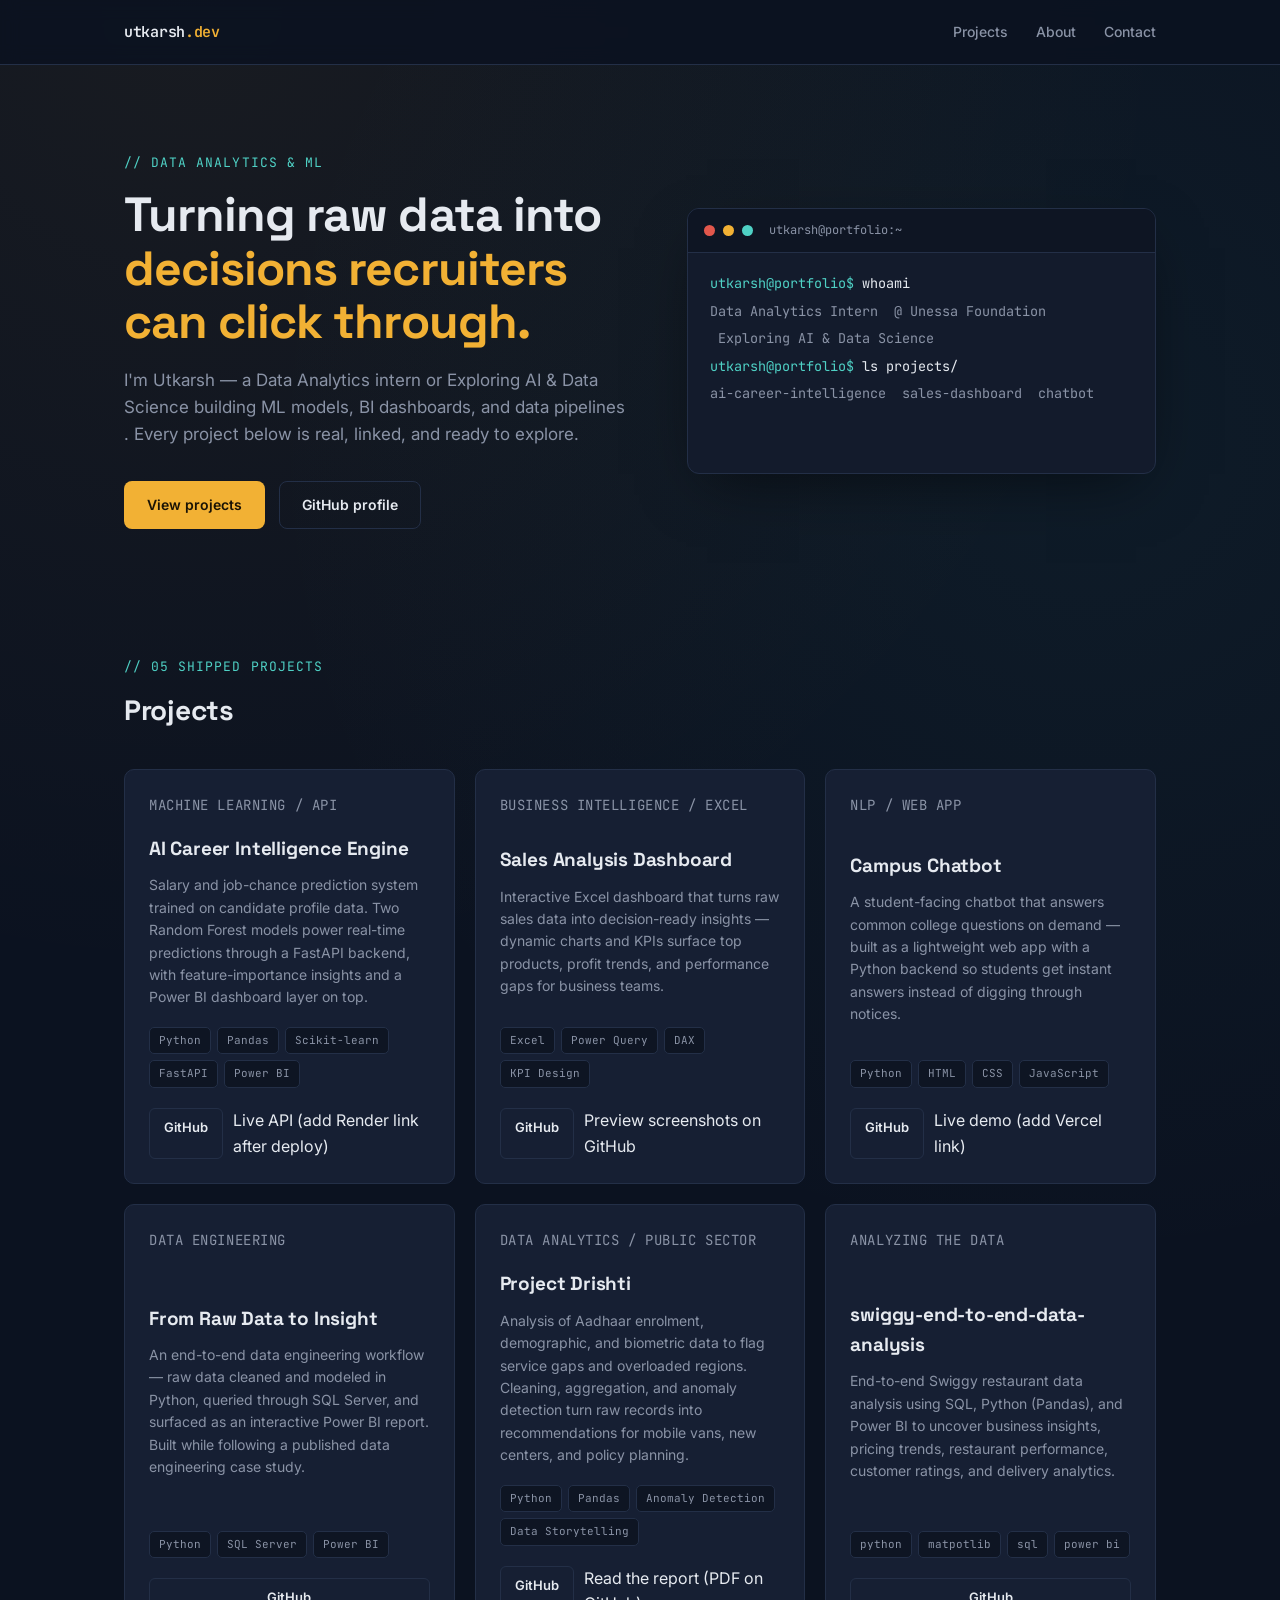
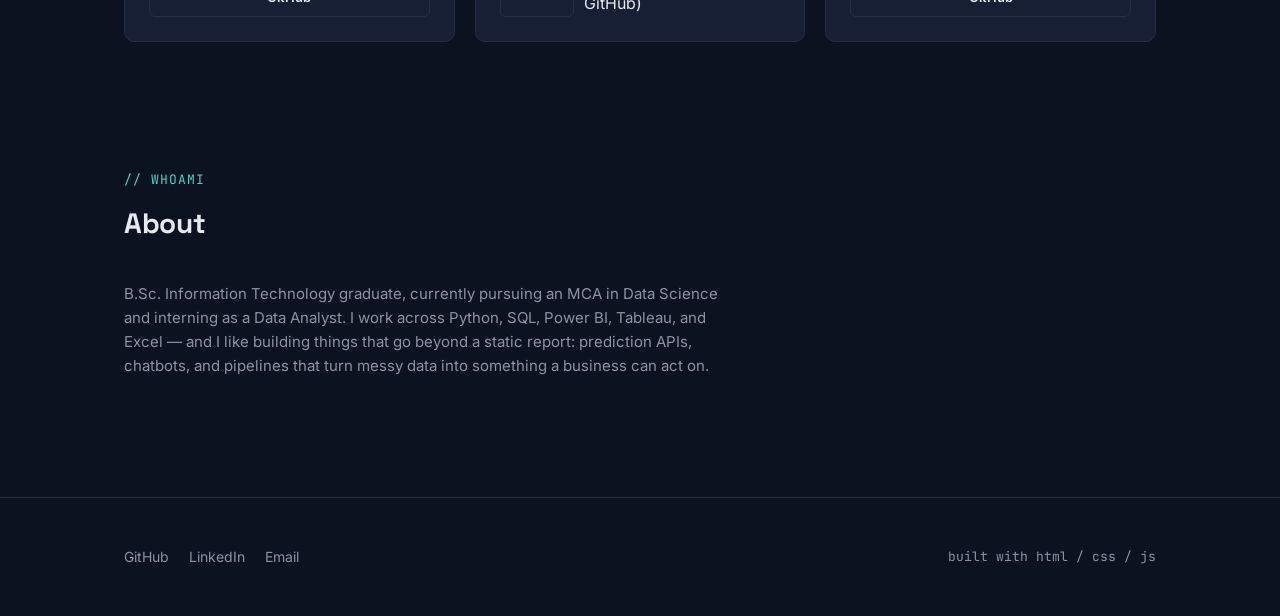
<file: index.html>
<!DOCTYPE html>
<html lang="en">
<head>
<meta charset="UTF-8">
<meta name="viewport" content="width=device-width, initial-scale=1.0">
<title>Utkarsh &mdash; Data Analytics Portfolio</title>
<meta name="description" content="Data analytics and machine learning projects by Utkarsh &mdash; salary prediction, BI dashboards, chatbots, and data engineering pipelines.">
<link rel="preconnect" href="https://fonts.googleapis.com">
<link href="https://fonts.googleapis.com/css2?family=Space+Grotesk:wght@500;600;700&family=Inter:wght@400;500;600&family=JetBrains+Mono:wght@400;500;600&display=swap" rel="stylesheet">
<link rel="stylesheet" href="style.css">
</head>
<body>

<nav class="nav">
  <div class="wrap">
    <a href="#" class="nav-brand">utkarsh<span>.dev</span></a>
    <ul class="nav-links">
      <li><a href="#projects">Projects</a></li>
      <li><a href="#about">About</a></li>
      <li><a href="#contact">Contact</a></li>
    </ul>
  </div>
</nav>

<header class="hero">
  <div class="wrap hero-grid">
    <div>
      <p class="eyebrow">// Data Analytics &amp; ML</p>
      <h1>Turning raw data into <span class="accent">decisions recruiters can click through.</span></h1>
      <p class="lede">I'm Utkarsh &mdash; a Data Analytics intern or Exploring AI & Data Science building ML models, BI dashboards, and data pipelines . Every project below is real, linked, and ready to explore.</p>
      <div class="hero-ctas">
        <a href="#projects" class="btn btn-primary">View projects</a>
        <a href="https://github.com/utkarshadley" target="_blank" rel="noopener" class="btn btn-ghost">GitHub profile</a>
      </div>
    </div>

    <div class="terminal">
      <div class="terminal-bar">
        <span class="dot red"></span><span class="dot yellow"></span><span class="dot green"></span>
        <span class="terminal-title">utkarsh@portfolio:~</span>
      </div>
      <div class="terminal-body" id="terminalBody"></div>
    </div>
  </div>
</header>

<main>
  <section class="section" id="projects">
    <div class="wrap">
      <div class="section-head">
        <p class="eyebrow">// 05 shipped projects</p>
        <h2>Projects</h2>
      </div>
      <div class="grid" id="projectGrid">
        <div class="empty-state">Loading projects&hellip;</div>
      </div>
    </div>
  </section>

  <section class="section" id="about">
    <div class="wrap">
      <div class="section-head">
        <p class="eyebrow">// whoami</p>
        <h2>About</h2>
      </div>
      <p style="max-width: 68ch; color: var(--text-muted); font-size: 15px;">
        B.Sc. Information Technology graduate, currently pursuing an MCA in Data Science and interning as a
        Data Analyst. I work across Python, SQL, Power BI, Tableau, and Excel &mdash; and I like building
        things that go beyond a static report: prediction APIs, chatbots, and pipelines that turn messy
        data into something a business can act on.
      </p>
    </div>
  </section>
</main>

<footer id="contact">
  <div class="wrap footer-row">
    <div class="footer-links">
      <a href="https://github.com/utkarshadley" target="_blank" rel="noopener">GitHub</a>
      <a href="#" id="linkedinLink" target="_blank" rel="noopener">LinkedIn</a>
      <a href="#" id="emailLink">Email</a>
    </div>
    <p class="footer-note">built with html / css / js</p>
  </div>
</footer>

<script src="script.js"></script>
</body>
</html>
</file>
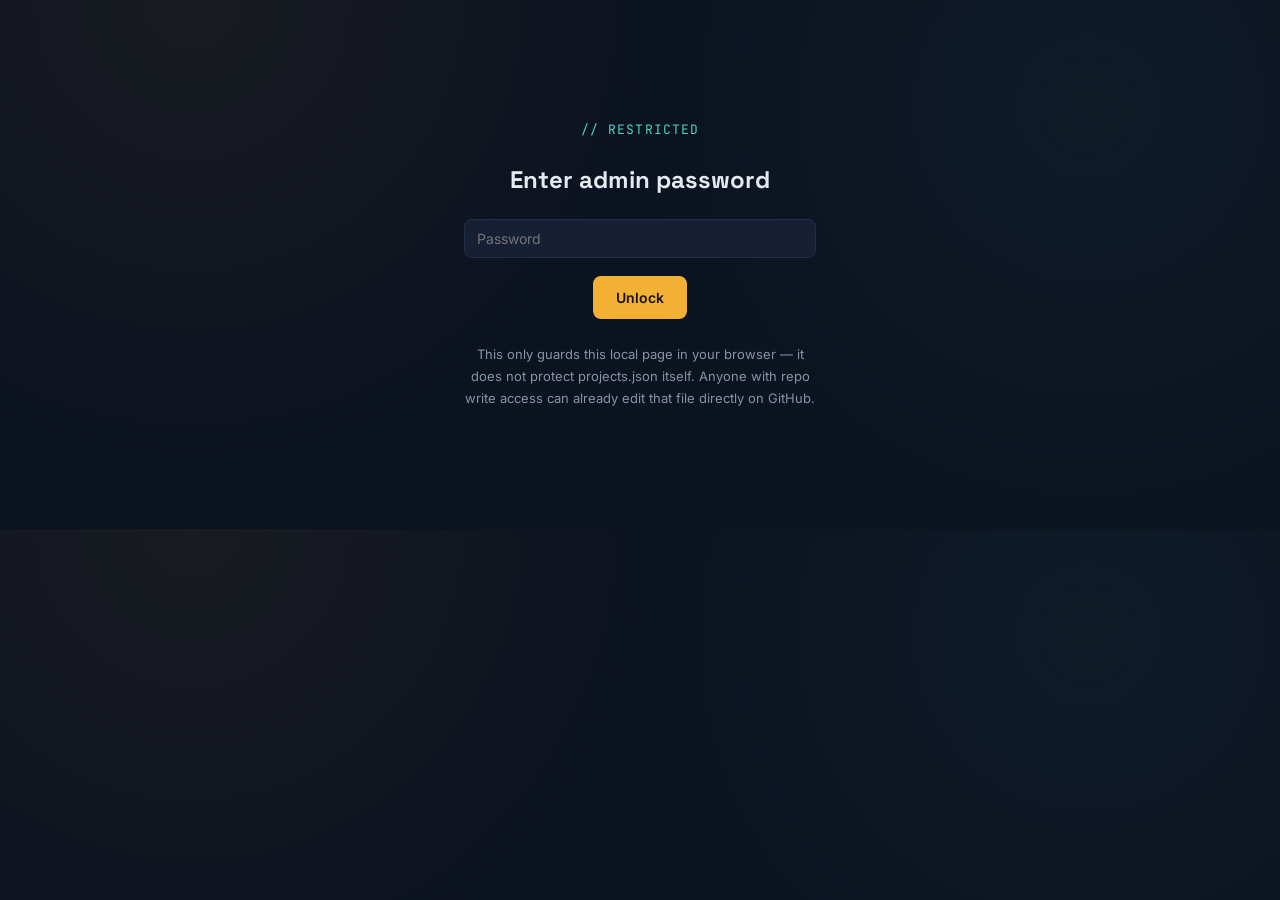
<file: admin.html>
<!DOCTYPE html>
<html lang="en">
<head>
<meta charset="UTF-8">
<meta name="viewport" content="width=device-width, initial-scale=1.0">
<title>Admin &mdash; Add Project</title>
<link href="https://fonts.googleapis.com/css2?family=Space+Grotesk:wght@600;700&family=Inter:wght@400;500;600&family=JetBrains+Mono:wght@400;500&display=swap" rel="stylesheet">
<link rel="stylesheet" href="style.css">
<style>
  .admin-wrap { max-width: 640px; margin: 60px auto; padding: 0 24px; }
  .field { margin-bottom: 18px; }
  label { display: block; font-size: 13px; color: var(--text-muted); margin-bottom: 6px; font-family: var(--font-mono); }
  input, textarea {
    width: 100%; padding: 10px 12px; border-radius: 8px;
    border: 1px solid var(--border); background: var(--bg-card); color: var(--text);
    font-family: var(--font-body); font-size: 14px;
  }
  textarea { resize: vertical; min-height: 70px; }
  #output {
    white-space: pre-wrap; background: var(--bg-raised); border: 1px solid var(--border);
    border-radius: 8px; padding: 16px; font-family: var(--font-mono); font-size: 13px;
    color: var(--accent2); margin-top: 20px; display: none;
  }
  .note { color: var(--text-muted); font-size: 13px; margin-top: 24px; line-height: 1.7; }
  #gate { max-width: 400px; margin: 120px auto; text-align: center; }
</style>
</head>
<body>

<div id="gate" class="wrap">
  <p class="eyebrow">// restricted</p>
  <h2 style="font-family: var(--font-display);">Enter admin password</h2>
  <div class="field">
    <input type="password" id="pw" placeholder="Password">
  </div>
  <button class="btn btn-primary" onclick="checkPw()">Unlock</button>
  <p class="note">This only guards this local page in your browser &mdash; it does not protect projects.json itself. Anyone with repo write access can already edit that file directly on GitHub.</p>
</div>

<div id="form" class="admin-wrap" style="display:none;">
  <p class="eyebrow">// add project</p>
  <h2 style="font-family: var(--font-display); margin-top: 0;">New project entry</h2>

  <div class="field"><label>Title</label><input id="title" placeholder="e.g. AI Career Intelligence Engine"></div>
  <div class="field"><label>Category</label><input id="category" placeholder="e.g. Machine Learning / API"></div>
  <div class="field"><label>Description</label><textarea id="description" placeholder="1-2 sentences: what it does and the problem it solves"></textarea></div>
  <div class="field"><label>Tech stack (comma-separated)</label><input id="stack" placeholder="Python, FastAPI, Scikit-learn"></div>
  <div class="field"><label>GitHub link</label><input id="github" placeholder="https://github.com/utkarshadley/..."></div>
  <div class="field"><label>Live demo link (leave blank if none)</label><input id="demo" placeholder="https://your-app.onrender.com/docs"></div>
  <div class="field"><label>Demo label if no live link (e.g. "Preview on GitHub")</label><input id="demoLabel" placeholder="Preview screenshots on GitHub"></div>

  <button class="btn btn-primary" onclick="generate()">Generate JSON</button>

  <div id="output"></div>
  <p class="note">
    Copy the block above and paste it inside the <code>[ ]</code> array in <strong>projects.json</strong>
    (add a comma before it if it's not the first entry), then commit and push to GitHub.
    Your live site updates automatically once GitHub Pages rebuilds &mdash; usually within a minute.
  </p>
</div>

<script>
  // Change this password before you deploy. This is a light local gate, not real security.
  const ADMIN_PASSWORD = "utkarsh2026";

  function checkPw() {
    const val = document.getElementById("pw").value;
    if (val === ADMIN_PASSWORD) {
      document.getElementById("gate").style.display = "none";
      document.getElementById("form").style.display = "block";
    } else {
      alert("Wrong password.");
    }
  }

  function slugify(str) {
    return str.toLowerCase().trim().replace(/[^a-z0-9]+/g, "-").replace(/(^-|-$)/g, "");
  }

  function generate() {
    const title = document.getElementById("title").value.trim();
    const category = document.getElementById("category").value.trim();
    const description = document.getElementById("description").value.trim();
    const stack = document.getElementById("stack").value.split(",").map(s => s.trim()).filter(Boolean);
    const github = document.getElementById("github").value.trim();
    const demo = document.getElementById("demo").value.trim();
    const demoLabel = document.getElementById("demoLabel").value.trim();

    if (!title || !github) {
      alert("Title and GitHub link are required.");
      return;
    }

    const entry = {
      id: slugify(title),
      title,
      category,
      description,
      stack,
      github,
      demo,
      demoLabel
    };

    const json = JSON.stringify(entry, null, 2)
      .split("\n")
      .map((line, i) => (i === 0 ? "  " + line : "  " + line))
      .join("\n");

    const out = document.getElementById("output");
    out.style.display = "block";
    out.textContent = json + ",";
  }
</script>
</body>
</html>
</file>
<file: style.css>
:root {
  --bg: #0b1220;
  --bg-raised: #131b2c;
  --bg-card: #161f33;
  --border: #232f47;
  --text: #e6eaf0;
  --text-muted: #8a93a6;
  --accent: #f2b134;
  --accent-dim: #a8791f;
  --accent2: #4fd1c5;
  --danger: #e2574c;
  --font-display: 'Space Grotesk', sans-serif;
  --font-body: 'Inter', sans-serif;
  --font-mono: 'JetBrains Mono', monospace;
  --radius: 10px;
  --max-width: 1080px;
}

* { box-sizing: border-box; }

html { scroll-behavior: smooth; }

body {
  margin: 0;
  background: var(--bg);
  background-image:
    radial-gradient(circle at 15% 0%, rgba(242, 177, 52, 0.06), transparent 40%),
    radial-gradient(circle at 85% 20%, rgba(79, 209, 197, 0.05), transparent 40%);
  color: var(--text);
  font-family: var(--font-body);
  line-height: 1.6;
  -webkit-font-smoothing: antialiased;
}

a { color: inherit; }

.wrap {
  max-width: var(--max-width);
  margin: 0 auto;
  padding: 0 24px;
}

/* ---------- Nav ---------- */
.nav {
  position: sticky;
  top: 0;
  z-index: 50;
  backdrop-filter: blur(10px);
  background: rgba(11, 18, 32, 0.85);
  border-bottom: 1px solid var(--border);
}
.nav .wrap {
  display: flex;
  align-items: center;
  justify-content: space-between;
  height: 64px;
}
.nav-brand {
  font-family: var(--font-mono);
  font-weight: 600;
  font-size: 15px;
  letter-spacing: -0.02em;
  text-decoration: none;
  color: var(--text);
}
.nav-brand span { color: var(--accent); }
.nav-links {
  display: flex;
  gap: 28px;
  list-style: none;
  margin: 0;
  padding: 0;
}
.nav-links a {
  text-decoration: none;
  color: var(--text-muted);
  font-size: 14px;
  font-weight: 500;
  transition: color 0.15s ease;
}
.nav-links a:hover { color: var(--accent); }

/* ---------- Hero / terminal ---------- */
.hero {
  padding: 88px 0 64px;
}
.hero-grid {
  display: grid;
  grid-template-columns: 1.1fr 1fr;
  gap: 48px;
  align-items: center;
}
@media (max-width: 860px) {
  .hero-grid { grid-template-columns: 1fr; }
}

.eyebrow {
  font-family: var(--font-mono);
  color: var(--accent2);
  font-size: 13px;
  letter-spacing: 0.08em;
  text-transform: uppercase;
  margin: 0 0 14px;
}
.hero h1 {
  font-family: var(--font-display);
  font-size: clamp(32px, 5vw, 48px);
  line-height: 1.12;
  margin: 0 0 18px;
  letter-spacing: -0.02em;
}
.hero h1 .accent { color: var(--accent); }
.hero p.lede {
  color: var(--text-muted);
  font-size: 17px;
  max-width: 46ch;
  margin: 0 0 32px;
}
.hero-ctas { display: flex; gap: 14px; flex-wrap: wrap; }

.btn {
  display: inline-flex;
  align-items: center;
  gap: 8px;
  padding: 12px 22px;
  border-radius: 8px;
  font-size: 14px;
  font-weight: 600;
  text-decoration: none;
  border: 1px solid transparent;
  cursor: pointer;
  transition: transform 0.15s ease, background 0.15s ease, border-color 0.15s ease;
  font-family: var(--font-body);
}
.btn:hover { transform: translateY(-1px); }
.btn-primary { background: var(--accent); color: #1a1305; }
.btn-primary:hover { background: #ffc555; }
.btn-ghost { border-color: var(--border); color: var(--text); background: transparent; }
.btn-ghost:hover { border-color: var(--accent2); color: var(--accent2); }

/* terminal card */
.terminal {
  background: var(--bg-raised);
  border: 1px solid var(--border);
  border-radius: 12px;
  overflow: hidden;
  box-shadow: 0 20px 60px -20px rgba(0,0,0,0.6);
}
.terminal-bar {
  display: flex;
  align-items: center;
  gap: 8px;
  padding: 12px 16px;
  background: #0e1523;
  border-bottom: 1px solid var(--border);
}
.dot { width: 11px; height: 11px; border-radius: 50%; }
.dot.red { background: #e2574c; }
.dot.yellow { background: #f2b134; }
.dot.green { background: #4fd1c5; }
.terminal-title {
  margin-left: 8px;
  font-family: var(--font-mono);
  font-size: 12px;
  color: var(--text-muted);
}
.terminal-body {
  padding: 20px 22px;
  font-family: var(--font-mono);
  font-size: 13.5px;
  min-height: 220px;
}
.term-line { margin-bottom: 6px; white-space: pre-wrap; }
.term-prompt { color: var(--accent2); }
.term-cmd { color: var(--text); }
.term-out { color: var(--text-muted); }
.term-cursor {
  display: inline-block;
  width: 8px;
  height: 15px;
  background: var(--accent);
  vertical-align: middle;
  animation: blink 1s step-end infinite;
}
@keyframes blink { 50% { opacity: 0; } }

/* ---------- Section headings ---------- */
.section { padding: 64px 0; }
.section-head { margin-bottom: 36px; }
.section-head .eyebrow { margin-bottom: 10px; }
.section-head h2 {
  font-family: var(--font-display);
  font-size: 28px;
  margin: 0;
  letter-spacing: -0.01em;
}

/* ---------- Project grid ---------- */
.grid {
  display: grid;
  grid-template-columns: repeat(auto-fit, minmax(300px, 1fr));
  gap: 20px;
}
.card {
  background: var(--bg-card);
  border: 1px solid var(--border);
  border-radius: var(--radius);
  padding: 24px;
  display: flex;
  flex-direction: column;
  transition: border-color 0.15s ease, transform 0.15s ease;
}
.card:hover { border-color: var(--accent-dim); transform: translateY(-2px); }

.card-tag {
  font-family: var(--font-mono);
  font-size: 11px;
  letter-spacing: 0.04em;
  text-transform: uppercase;
  color: var(--accent2);
  margin-bottom: 12px;
}
.card h3 {
  font-family: var(--font-display);
  font-size: 19px;
  margin: 0 0 10px;
  letter-spacing: -0.01em;
}
.card p {
  color: var(--text-muted);
  font-size: 14px;
  margin: 0 0 18px;
  flex-grow: 1;
}
.stack-list {
  display: flex;
  flex-wrap: wrap;
  gap: 6px;
  margin-bottom: 20px;
}
.stack-pill {
  font-family: var(--font-mono);
  font-size: 11px;
  padding: 4px 9px;
  border-radius: 5px;
  background: #0e1523;
  border: 1px solid var(--border);
  color: var(--text-muted);
}
.card-links { display: flex; gap: 10px; }
.card-links a {
  font-size: 13px;
  font-weight: 600;
  text-decoration: none;
  padding: 8px 14px;
  border-radius: 6px;
  border: 1px solid var(--border);
  flex: 1;
  text-align: center;
  transition: all 0.15s ease;
}
.card-links a.gh { color: var(--text); }
.card-links a.gh:hover { border-color: var(--text); }
.card-links a.demo { color: var(--accent); border-color: var(--accent-dim); }
.card-links a.demo:hover { background: var(--accent); color: #1a1305; }
.card-links a.disabled {
  color: var(--text-muted);
  cursor: default;
  opacity: 0.6;
  pointer-events: none;
}

.empty-state {
  text-align: center;
  padding: 60px 20px;
  color: var(--text-muted);
  font-family: var(--font-mono);
  font-size: 14px;
}

/* ---------- Footer ---------- */
footer {
  border-top: 1px solid var(--border);
  padding: 36px 0;
  margin-top: 40px;
}
.footer-row {
  display: flex;
  justify-content: space-between;
  align-items: center;
  flex-wrap: wrap;
  gap: 16px;
}
.footer-links { display: flex; gap: 20px; }
.footer-links a { text-decoration: none; color: var(--text-muted); font-size: 14px; }
.footer-links a:hover { color: var(--accent); }
.footer-note { color: var(--text-muted); font-size: 13px; font-family: var(--font-mono); }

@media (prefers-reduced-motion: reduce) {
  .term-cursor { animation: none; }
  html { scroll-behavior: auto; }
}
</file>
